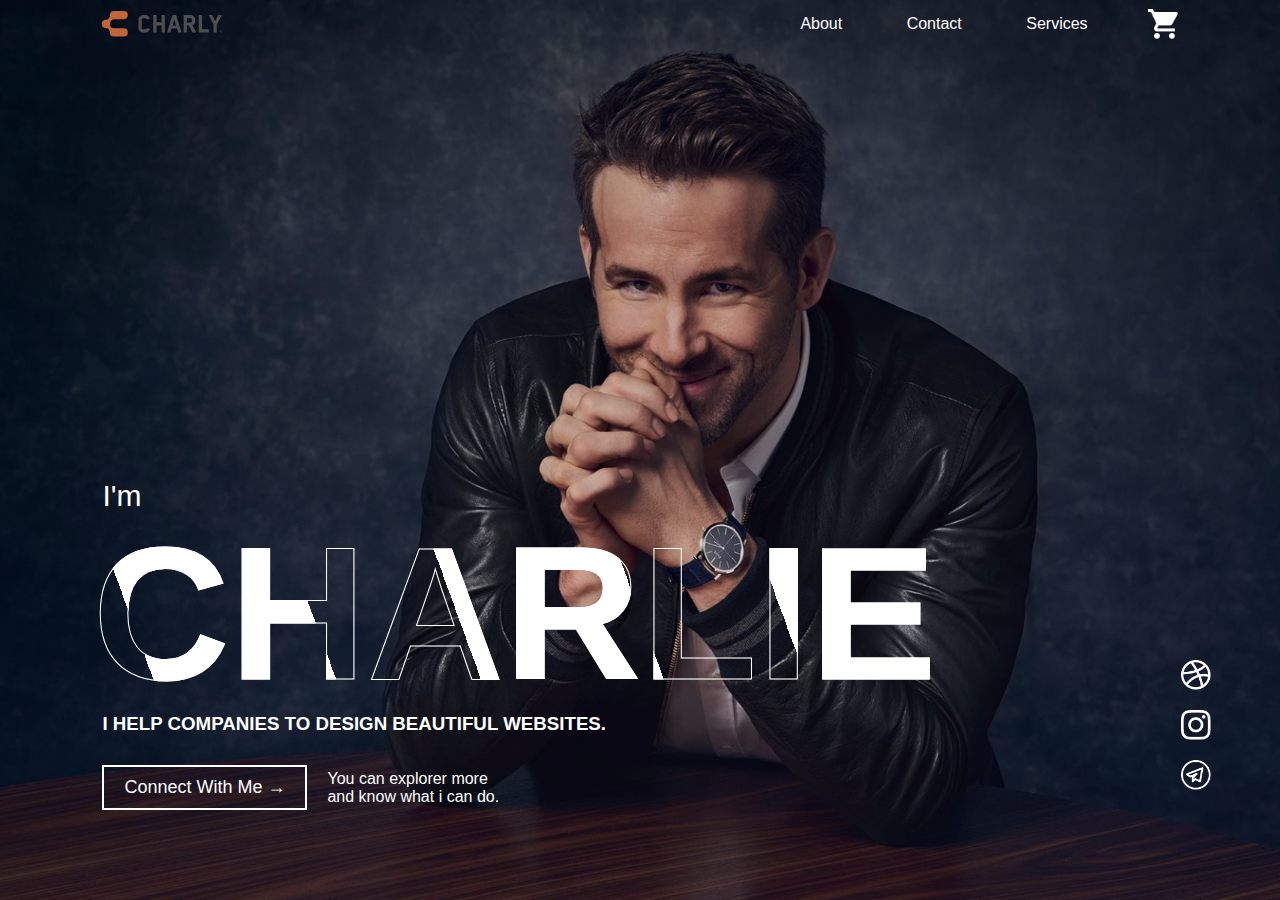
<file: index.html>
<!DOCTYPE html>
<html lang="en">
<head>
    <meta charset="UTF-8">
    <meta http-equiv="X-UA-Compatible" content="IE=edge">
    <meta name="viewport" content="width=device-width, initial-scale=1.0">
    <title>Charlie</title>
    <link rel="stylesheet" href="charly.css">
</head>
<body>
    <div class="container">
        <nav>
            <img src="./charly.svg" class="logo">
            <ul>
                <li><a href="./About.html">About</a></li>
                <li><a href="./contact.html">Contact</a></li>
                <li><a href="./service.html">Services</a></li>
            </ul>
            <img src="./cart.png" class="cart-icon">
        </nav>

        <div class="text-box">
            <p>I'm</p>
            <h1>CHARLIE</h1>
            <h3>I HELP COMPANIES TO DESIGN BEAUTIFUL WEBSITES.</h3>    

            <div class="row">
                <a href="#">Connect With Me &#x2192;</a>
            <span>You can explorer more<br> and know what i can do.</span>
            </div>
      
        </div>
        <div class="social">
        <a href="#"><img src="./dribble.png" alt=""></a>
        <a href="#"><img src="./instagram.png" alt=""></a>
        <a href="#"><img src="./telegram.png" alt=""></a>
        </div>
        
    </div>

</body>
</html>
</file>
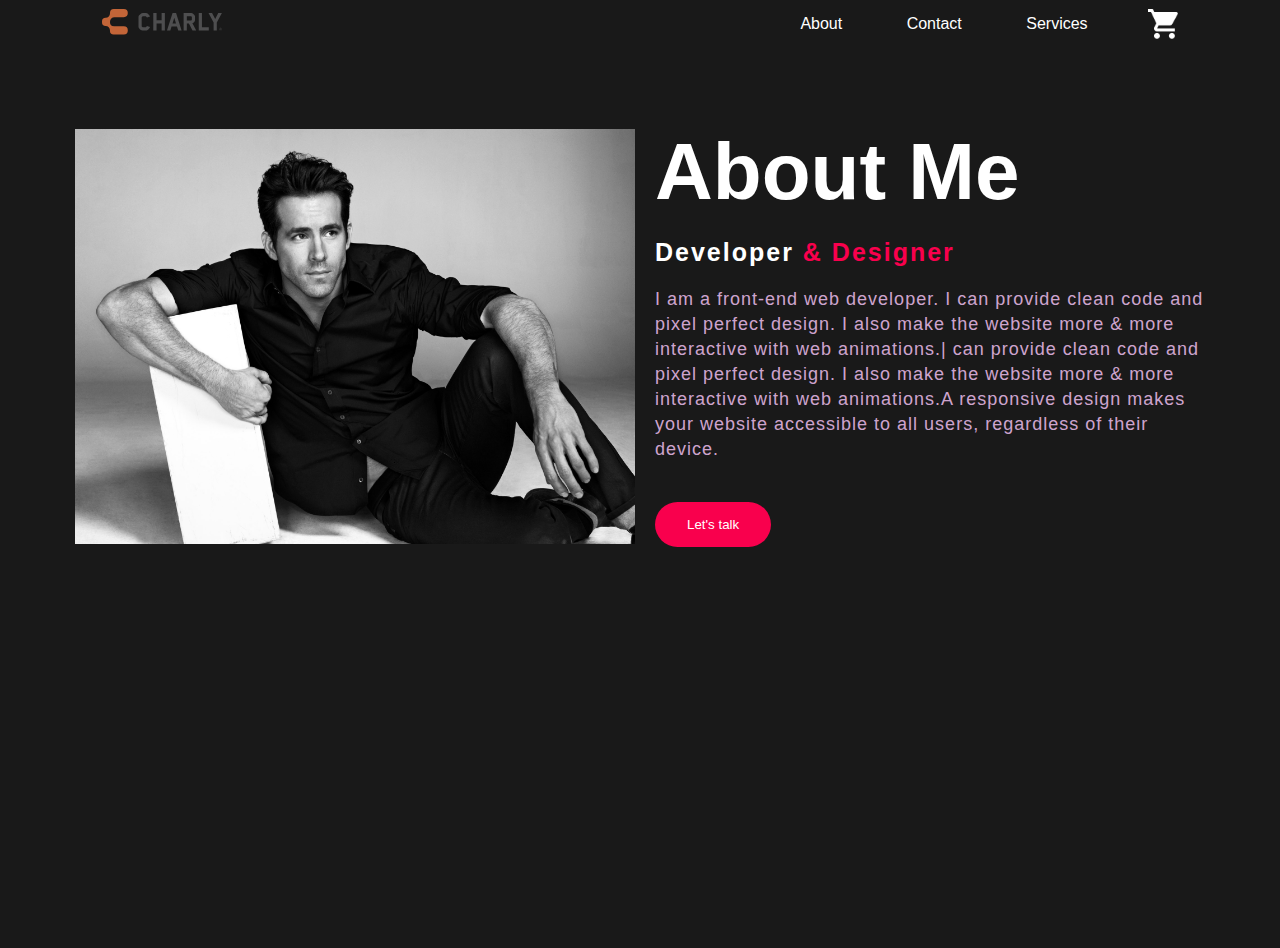
<file: About.html>
<!DOCTYPE html>
<html lang="en">
<head>
    <meta charset="UTF-8">
    <meta http-equiv="X-UA-Compatible" content="IE=edge">
    <meta name="viewport" content="width=device-width, initial-scale=1.0">
    <title>About Me</title>
    <link rel="stylesheet" href="abt.css">
</head>
<body>
<div class="container">
    <nav>
        <a href="./index.html"><img src= "./charly.svg" class="logo"></a>
        <ul>
            <li><a href="./About.html">About</a></li>
            <li><a href="./contact.html">Contact</a></li>
            <li><a href="./service.html">Services</a></li>
        </ul>
        <img src="./cart.png" class="cart-icon">
    </nav>
</div>
    <section class="about">
        <div class="main">
            <img src="./ryan_reynolds.jpeg" >
            <div class="about-t">
                <h1>About Me</h1>
                <h5>Developer<span> & Designer</span></h5>
                <p>I am a front-end web developer. I can provide clean code and pixel perfect design. I also make the website more & more interactive with web animations.| can provide clean code and pixel perfect design. I also make the website more & more interactive with web animations.A responsive design makes your website accessible to all users, regardless of their device.</p>
                <button type="button"> Let's talk</button>
            </div>
        </div>
    </section>
</body>
</html>
</file>
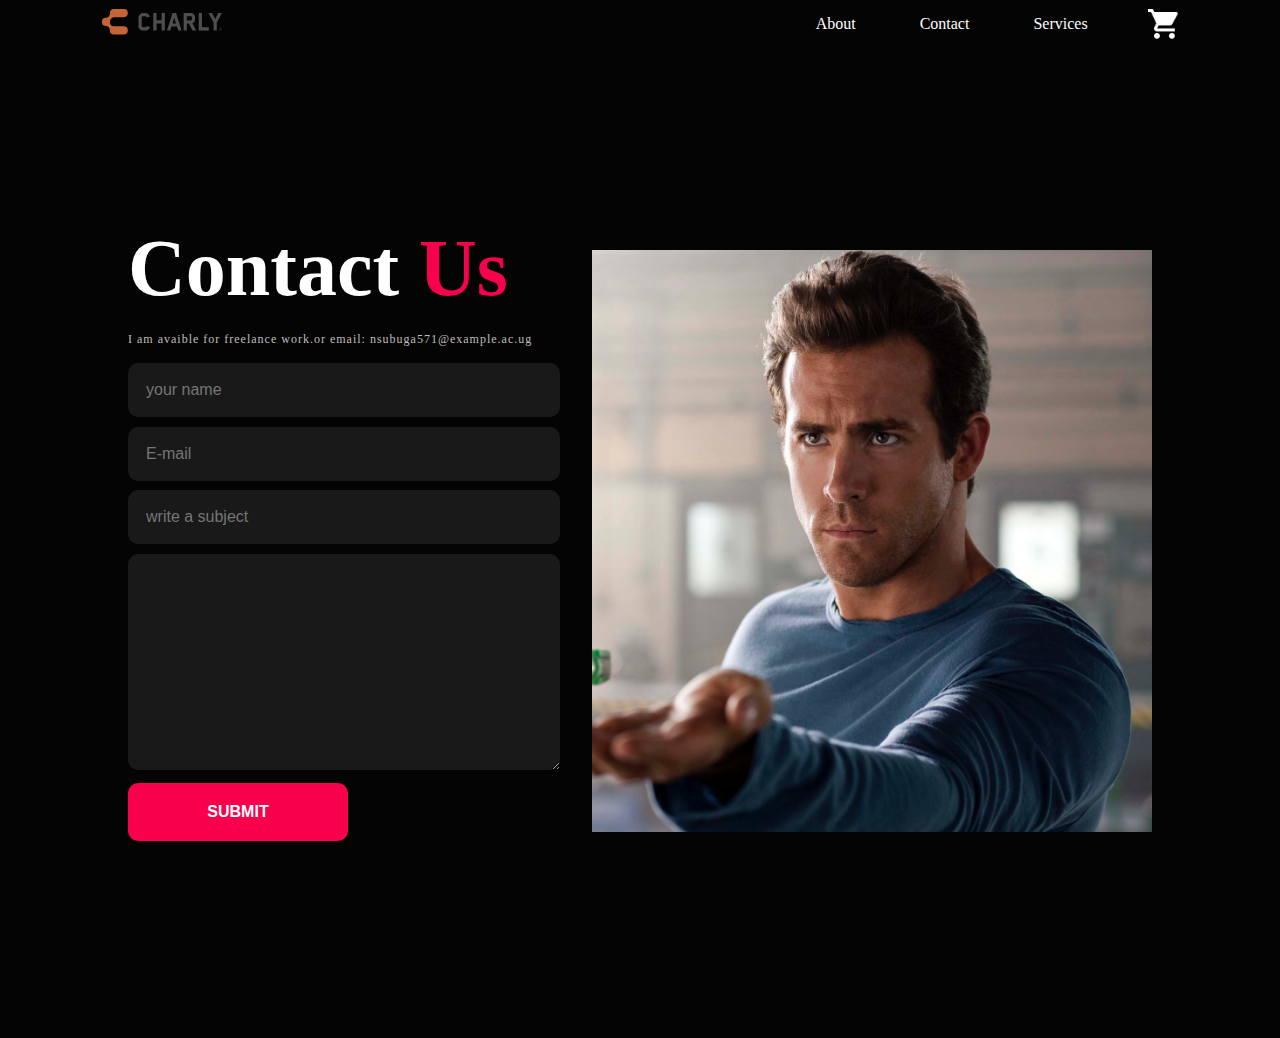
<file: contact.html>
<!DOCTYPE html>
<html lang="en">
<head>
    <meta charset="UTF-8">
    <meta http-equiv="X-UA-Compatible" content="IE=edge">
    <meta name="viewport" content="width=device-width, initial-scale=1.0">
    <title>Contact</title>
    <link rel="stylesheet" href="con.css">
</head>
<body>
    <div class="container">
        <nav>
            <a href="./index.html"><img src="./charly.svg" class="logo"></a>
            <ul>
                <li><a href="./About.html">About</a></li>
                <li><a href="./contact.html">Contact</a></li>
                <li><a href="./service.html">Services</a></li>
            </ul>
            <img src="./cart.png" class="cart-icon">
        </nav>
    </div>
    <section class="contact">
        <div class="form">
            <h1>Contact <span>Us</span></h1>
            <p>I am avaible for freelance work.or email: nsubuga571@example.ac.ug</p>
            <form action="">
                <input type="" placeholder="your name" required>
                <input type="email" id="" placeholder="E-mail" required>
                <input type="" placeholder="write a subject" required>
                <textarea name="" id="" cols="30" rows="10" required>

                </textarea>
                <input type="Submit" name="" value="submit" class="btn">
            </form>
        </div>
        <div class="con-img">
            <img src="./RyanRey.jpeg" >
        </div>
    </section>
</body>
</html>
</file>
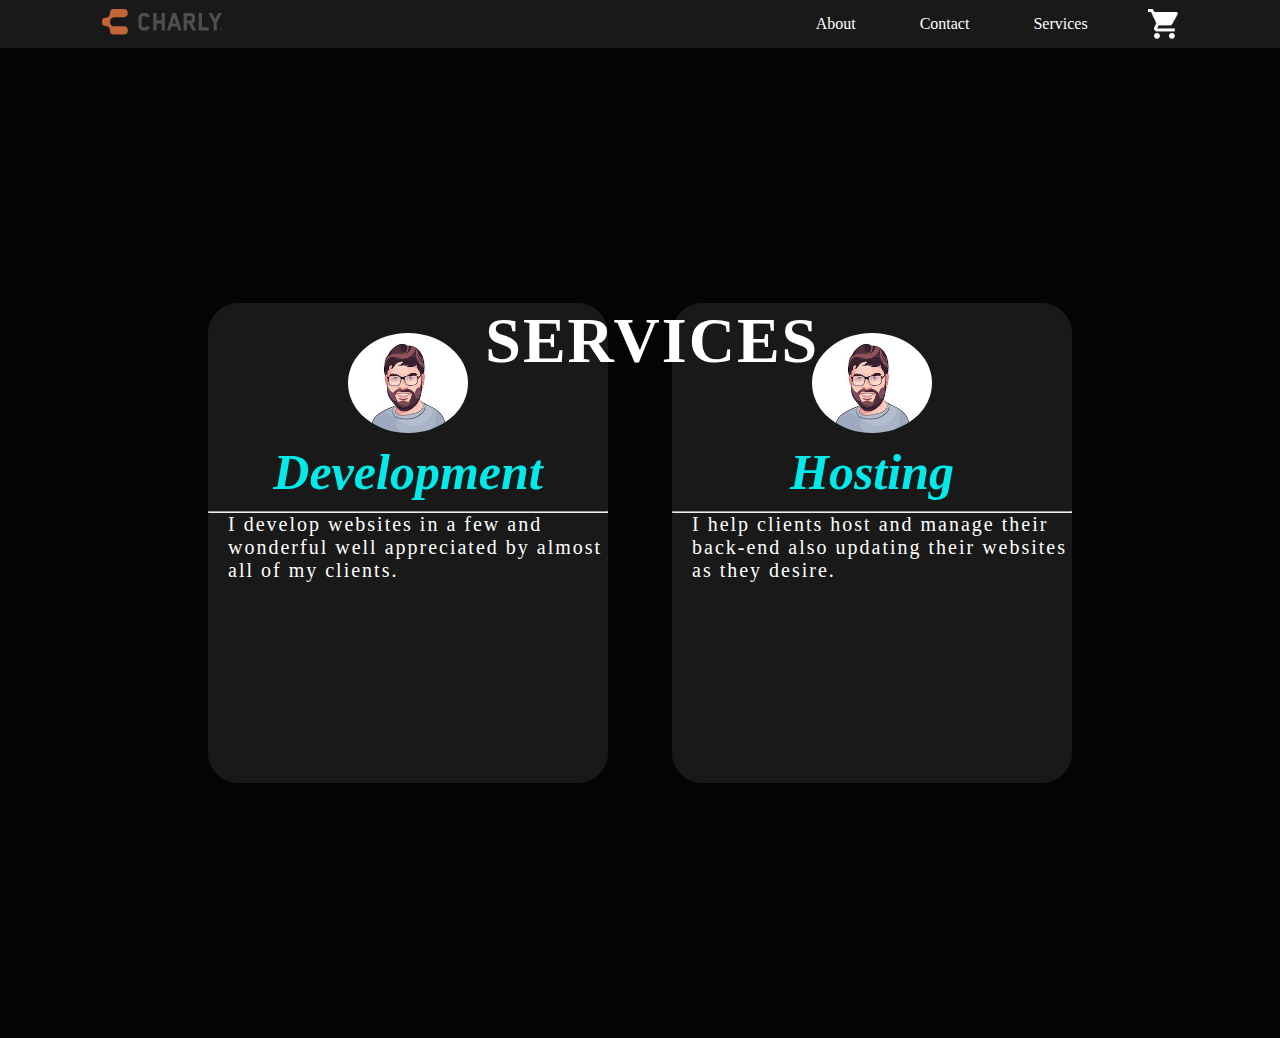
<file: service.html>
<!DOCTYPE html>
<html lang="en">
<head>
    <meta charset="UTF-8">
    <meta http-equiv="X-UA-Compatible" content="IE=edge">
    <meta name="viewport" content="width=device-width, initial-scale=1.0">
    <title>Service</title>
    <link rel="stylesheet" href="serv.css">
</head>
<body>
    <div class="container">
        <nav>
            <a href="./index.html"><img src="./charly.svg" class="logo"></a>
            <ul>
                <li><a href="./About.html">About</a></li>
                <li><a href="./contact.html">Contact</a></li>
                <li><a href="./service.html">Services</a></li>
            </ul>
            <img src="./cart.png" class="cart-icon">
        </nav>
    </div>
    
    <div class="contain">
       
        <h2>SERVICES</h2>
        <div class="dev">
            <img src="./devn.jpeg" >
            <h1> Development</h1>
            <hr>
            <p> I develop websites in a few and wonderful well appreciated by almost all of my clients.</p>
        </div>
        <div class="den">
            <img src="./devn.jpeg" >
            <h1> Hosting </h1>
            <hr>
            <p> I help clients host and manage their back-end also updating their websites as they desire.</p>
        </div>
    </div>
</body>
</html>
</file>
<file: charly.css>
*{
    margin: 0;
    padding: 0;
    box-sizing: border-box;
    font-family: 'poppins', sans-serif;
}
.container{
    width: 100%;
    height: 100vh;
    background-image: linear-gradient(rgba(0,0,0,0.3), transparent), url(./Ryanraynods.jpg);
    background-size: cover;
    background-position: center;
    padding: 0 8% ;
    position: relative;

}
nav{
    width: 100%;
    display: flex;
    align-items: center;
    flex-wrap: wrap;
    padding: 5px 0;
}
.logo{
    width: 120px;
    cursor: pointer;
}
.cart-icon{
    width: 30px;
    cursor: pointer;
}
nav ul{
    flex: 1;
    text-align: right;
    padding-right: 30px;
}
nav ul li{
    display: inline-block;
    list-style: none;
    margin: 10px 30px;
}
nav ul li a{
    color: #fff;
    text-decoration: none;
    position: relative;
}
nav ul li a::after{
    content: '';
    width: 0;
    height: 3px;
    position: absolute;
    bottom: -5px;
    left: 50%;
    transform: translateX(-50%);
    background: red;
    transition: width 0.3s;
}
nav ul li a:hover::after{
    width: 50%;
}
.text-box{
    position: absolute;
    bottom: 10%;
    color: #fff;
}
.text-box p{
    font-size: 50px;
    font-weight: 600;
}
.text-box h1{
    font-size: 190px;
    line-height: 200px;
    margin-left : -10px;
    color: transparent;
    -webkit-text-stroke: 1px #fff;
    background: url(./back.png);
    -webkit-background-clip: text;
    background-position: 0 0;
    animation: back 20s linear infinite;
}
@keyframes back {
    100%{
        background-position: 2000px 0;
    }
    
}

.text-box p{
    font-size: 30px;
    font-weight: 500;
}
.row{
    display: flex;
    align-items: center;
    flex-wrap: wrap;
    margin-top: 30px;
}
.text-box a{
    text-decoration: none;
    color: #fff;
    padding: 10px 20px;
    margin-right: 20px;
    border: 2px solid #fff;
    font-size: 18px;
}

.social{
    position: absolute;
    right: 5%;
    bottom: 10%;
}
.social img{
    width: 30px;
    display: block;
    margin: 20px 5px;
}
</file>
<file: abt.css>
*{
    margin: 0;
    padding: 0;
    box-sizing: border-box;
    font-family: 'poppins', sans-serif;
}
.container{
    width: 100%;
    padding: 0 8% ;
    position: relative;
    background-color: #191919;

}
nav{
    width: 100%;
    display: flex;
    align-items: center;
    flex-wrap: wrap;
    padding: 5px 0;
}
.logo{
    width: 120px;
    cursor: pointer;
}
.cart-icon{
    width: 30px;
    cursor: pointer;
}
nav ul{
    flex: 1;
    text-align: right;
    padding-right: 30px;
}
nav ul li{
    display: inline-block;
    list-style: none;
    margin: 10px 30px;
}
nav ul li a{
    color: #fff;
    text-decoration: none;
    position: relative;
}
nav ul li a::after{
    content: '';
    width: 0;
    height: 3px;
    position: absolute;
    bottom: -5px;
    left: 50%;
    transform: translateX(-50%);
    background: red;
    transition: width 0.3s;
}
nav ul li a:hover::after{
    width: 50%;
}
.about{
    width: 100%;
    padding: 78px 0;
    background-color: #191919;
    height: 100vh ;

}
.about img{
    width: 35rem;
    height: auto;
}
.about-t{
    width: 550px;
}
.main{
    width: 1150px;
    max-width: 95%;
    margin: 0 auto;
    display: flex;
    align-items: center;
    justify-content: space-around;
}
.about-t h1{
    color: #fff;
    font-size: 80px;
    text-transform: capitalize;
    margin-bottom: 20px;
}
.about-t h5{
    color: #fff;
    font-size: 25px;
    text-transform: capitalize;
    margin-bottom: 20px;
    letter-spacing: 2px;
}
span{
    color: #f9004d;
}
.about-t p{
    line-height: 25px;
    letter-spacing: 1px;
    font-size: 18px;
    margin-bottom: 40px;
    color: #fcfc;
}
button{
    background-color: #f9004d;
    color:#fff;
    text-decoration: none;
    border: 2px solid transparent;
    padding: 13px 30px;
    border-radius: 30px;
    transition: 0.4s;
}
button:hover{
    background-color: transparent;
    border: 2px solid #f9004d;
    cursor: pointer;
}
</file>
<file: con.css>
*{
    margin: 0;
    padding: 0;
    font-family: 'poppins' sans-serif;
    box-sizing: border-box;
}
.container{
    width: 100%;
    padding: 0 8% ;
    position: relative;
    background-color: #040404;

}
nav{
    width: 100%;
    display: flex;
    align-items: center;
    flex-wrap: wrap;
    padding: 5px 0;
}
.logo{
    width: 120px;
    cursor: pointer;
}
.cart-icon{
    width: 30px;
    cursor: pointer;
}
nav ul{
    flex: 1;
    text-align: right;
    padding-right: 30px;
}
nav ul li{
    display: inline-block;
    list-style: none;
    margin: 10px 30px;
}
nav ul li a{
    color: #fff;
    text-decoration: none;
    position: relative;
}
nav ul li a::after{
    content: '';
    width: 0;
    height: 3px;
    position: absolute;
    bottom: -5px;
    left: 50%;
    transform: translateX(-50%);
    background: red;
    transition: width 0.3s;
}
nav ul li a:hover::after{
    width: 50%;
}
section{
    padding: 40px 10%;
}
.contact{
    display: flex;
    gap: 2rem;
    background: #040404;
    width: 100%;
    min-height: 110vh;
    align-items: center;
    height: 30rem;
}
img{
    width: 35rem;
    height: auto;
    
}
.form{
    height: 40rem;
}
span{
    color: #f9004d;
}
.form h1{
    font-size: 80px;
    color: #fff;
    margin-bottom: 15px;
}
.form p{
    color: #c0bcbc;
    letter-spacing: 1px;
    line-height: 20px;
    font-size: 12px;
    margin-bottom: 14px;
}
.contact form{
    position: relative;
}
.contact form input,
form textarea{
    width: 100%;
    padding: 18px;
    border: none;
    outline: none;
    background: #191919;
    font-size: 1rem;
    margin-bottom: 0.6rem;
    border-radius: 10px;
}
.contact form .btn{
    display: inline-block;
    background-color: #f9004d;
    font-size: 1rem;
    text-transform: uppercase;
    font-weight: 600;
    border: 2px solid transparent;
    border-radius: 10px;
    width: 220px;
    transition: ease .20s;
    cursor: pointer;
    color: #fff;
}
.contact form .btn:hover{
    border: 2px solid #f9004d;
    background: transparent;
    transform: scale(1.1);
}
</file>
<file: serv.css>
*{
    margin: 0;
    padding: 0;
    box-sizing: border-box;
    font-family: 'poppins' sans-serif;
}
.container{
    width: 100%;
    padding: 0 8% ;
    position: relative;
    background-color: #191919;

}
nav{
    width: 100%;
    display: flex;
    align-items: center;
    flex-wrap: wrap;
    padding: 5px 0;
}
.logo{
    width: 120px;
    cursor: pointer;
}
.cart-icon{
    width: 30px;
    cursor: pointer;
}
nav ul{
    flex: 1;
    text-align: right;
    padding-right: 30px;
}
nav ul li{
    display: inline-block;
    list-style: none;
    margin: 10px 30px;
}
nav ul li a{
    color: #fff;
    text-decoration: none;
    position: relative;
}
nav ul li a::after{
    content: '';
    width: 0;
    height: 3px;
    position: absolute;
    bottom: -5px;
    left: 50%;
    transform: translateX(-50%);
    background: red;
    transition: width 0.3s;
}
nav ul li a:hover::after{
    width: 50%;
}

.contain{
    position: relative;
    background: #040404;
    width: 100%;
    height: 110vh;
    padding: 0 8%;
    display: flex;
    align-items: center;
    justify-content: center;
    gap: 4rem;
}
.dev{
    width: 25rem;
    border: none;
    height: 30rem;
    display: flex;
    flex-direction: column;
    color: #f2f0f0;
    border-radius: 30px;
    background: #191919;
}
.den{
    width: 25rem;
    border: none;
    height: 30rem; 
    display: flex;
    flex-direction: column;
    color: #f2f0f0;
    border-radius: 30px;
    background: #191919;
}
.conatin hr{
    margin: 10px;
    margin-left: 15px;
    margin-right: 15px;
}
.contain h1{
   text-align: center;
   margin: 10px;
   color: #04eaea;
   font-size: 50px;
   font-weight: 600;
   font-style: italic;
}
.contain p{
    margin-left: 20px;
    font-size: 20px;
    letter-spacing: 2px;
    color: #fff;
}
.contain img{
    width: 120px;
    height: 100px;
    display: flex;
    margin-left: 35%;
    margin-top: 30px;
    border-radius: 50%;
}
.contain h2{
    color: #fff;
    position: absolute;
    right: 36%;
    bottom: 660px;
    font-size: 4rem;
    letter-spacing: 2px;
    
}
</file>
